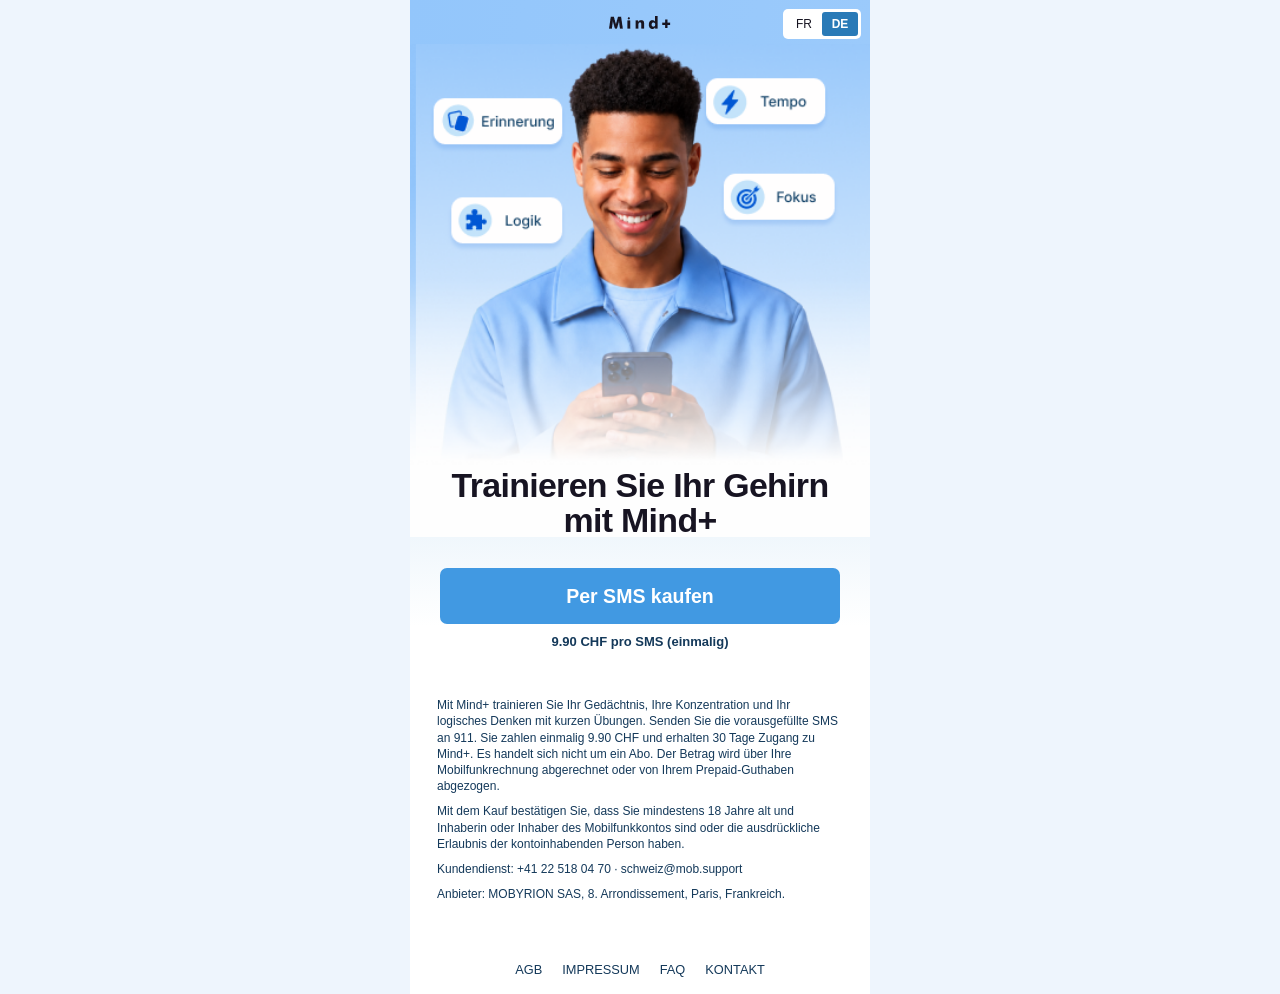
<file: index.html>
<!doctype html>
<html lang="de-CH">
<head>
  <meta charset="utf-8">
  <meta name="viewport" content="width=device-width, initial-scale=1">
  <meta name="theme-color" content="#96c7fa">
  <title>Trainieren Sie Ihr Gehirn mit Mind+ · Mind+</title>
  <link rel="icon" href="logo.png" type="image/png">
  <link rel="stylesheet" href="styles.css">
</head>
<body>
  <div class="site">
    <header class="site-header">
      <a class="brand" href="index.html"><img src="logo.png" width="62" height="13" alt="Mind+"></a>
      <nav class="languages" aria-label="Sprache"><a href="index-fr.html" hreflang="fr-CH" lang="fr">FR</a><a href="index.html" hreflang="de-CH" lang="de" aria-current="page">DE</a></nav>
    </header>
    <main>
      <div class="hero-art">
        <img src="hero-de.png" width="390" height="900" alt="Ein Mann mit einem Smartphone. Erinnerung, Tempo, Logik und Fokus." fetchpriority="high">
      </div>
      <h1 class="headline">Trainieren Sie Ihr Gehirn mit Mind+</h1>
      <div class="offer">
        <a class="cta" href="https://mindp.co/KdQE" aria-describedby="price">Per SMS kaufen</a>
        <p class="price" id="price">9.90 CHF pro SMS (einmalig)</p>
      </div>
      <div class="disclaimer">
        <p>Mit Mind+ trainieren Sie Ihr Gedächtnis, Ihre Konzentration und Ihr logisches Denken mit kurzen Übungen. Senden Sie die vorausgefüllte SMS an 911. Sie zahlen einmalig 9.90 CHF und erhalten 30 Tage Zugang zu Mind+. Es handelt sich nicht um ein Abo. Der Betrag wird über Ihre Mobilfunkrechnung abgerechnet oder von Ihrem Prepaid-Guthaben abgezogen.</p>
        <p>Mit dem Kauf bestätigen Sie, dass Sie mindestens 18 Jahre alt und Inhaberin oder Inhaber des Mobilfunkkontos sind oder die ausdrückliche Erlaubnis der kontoinhabenden Person haben.</p>
        <p>Kundendienst: <a href="tel:+41225180470">+41 22 518 04 70</a> · <a href="mailto:schweiz@mob.support">schweiz@mob.support</a></p>
        <p>Anbieter: MOBYRION SAS, 8. Arrondissement, Paris, Frankreich.</p>
      </div>
    </main>
    <footer class="site-footer">
      <nav aria-label="Weitere Informationen"><a href="https://pwintegrations.github.io/mind-plus/terms.html">AGB</a><a href="impressum.html">Impressum</a><a href="faq.html">FAQ</a><a href="kontakt.html">Kontakt</a></nav>
    </footer>
  </div>
</body>
</html>
</file>
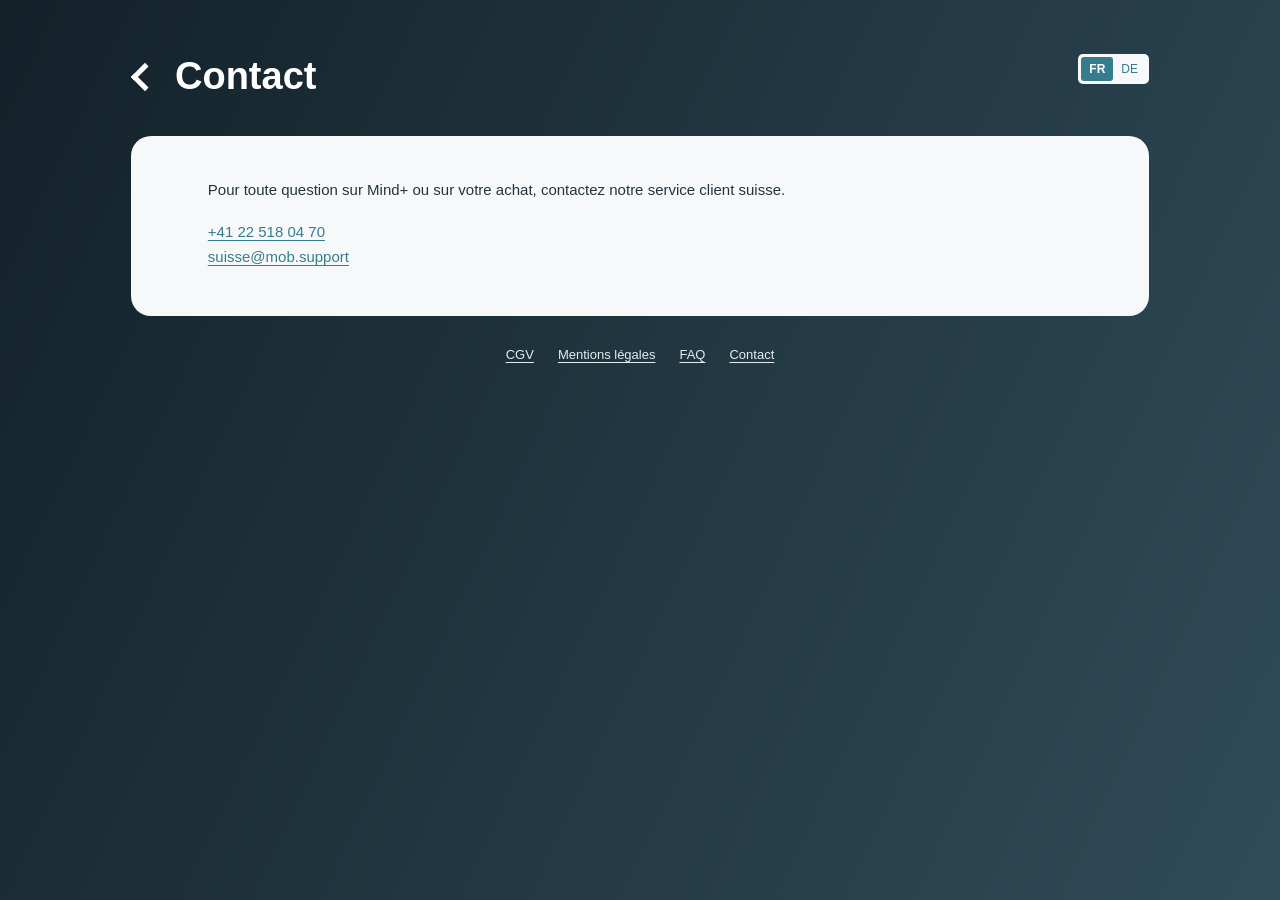
<file: contact-fr.html>
<!doctype html>
<html lang="fr-CH">
<head>
  <meta charset="utf-8">
  <meta name="viewport" content="width=device-width, initial-scale=1">
  <meta name="theme-color" content="#17272f">
  <title>Contact · Mind+</title>
  <link rel="icon" href="logo.png" type="image/png">
  <link rel="stylesheet" href="legal.css">
</head>
<body>
  <div class="legal-page">
    <header class="legal-header">
      <a class="legal-back" href="index-fr.html" aria-label="Retour à l’accueil"><span class="chevron" aria-hidden="true"></span><h1>Contact</h1></a>
      <nav class="legal-languages" aria-label="Langue"><a href="contact-fr.html" hreflang="fr-CH" lang="fr" aria-current="page">FR</a><a href="kontakt.html" hreflang="de-CH" lang="de">DE</a></nav>
    </header>
    <main class="legal-card">
      <p>Pour toute question sur Mind+ ou sur votre achat, contactez notre service client suisse.</p>
      <p><a href="tel:+41225180470">+41 22 518 04 70</a><br><a href="mailto:suisse@mob.support">suisse@mob.support</a></p>
    </main>
    <footer class="legal-footer" aria-label="Informations complémentaires">
      <a href="https://pwintegrations.github.io/mind-plus/terms.html">CGV</a><a href="mentions-legales.html">Mentions légales</a><a href="faq-fr.html">FAQ</a><a href="contact-fr.html" aria-current="page">Contact</a>
    </footer>
  </div>
</body>
</html>
</file>
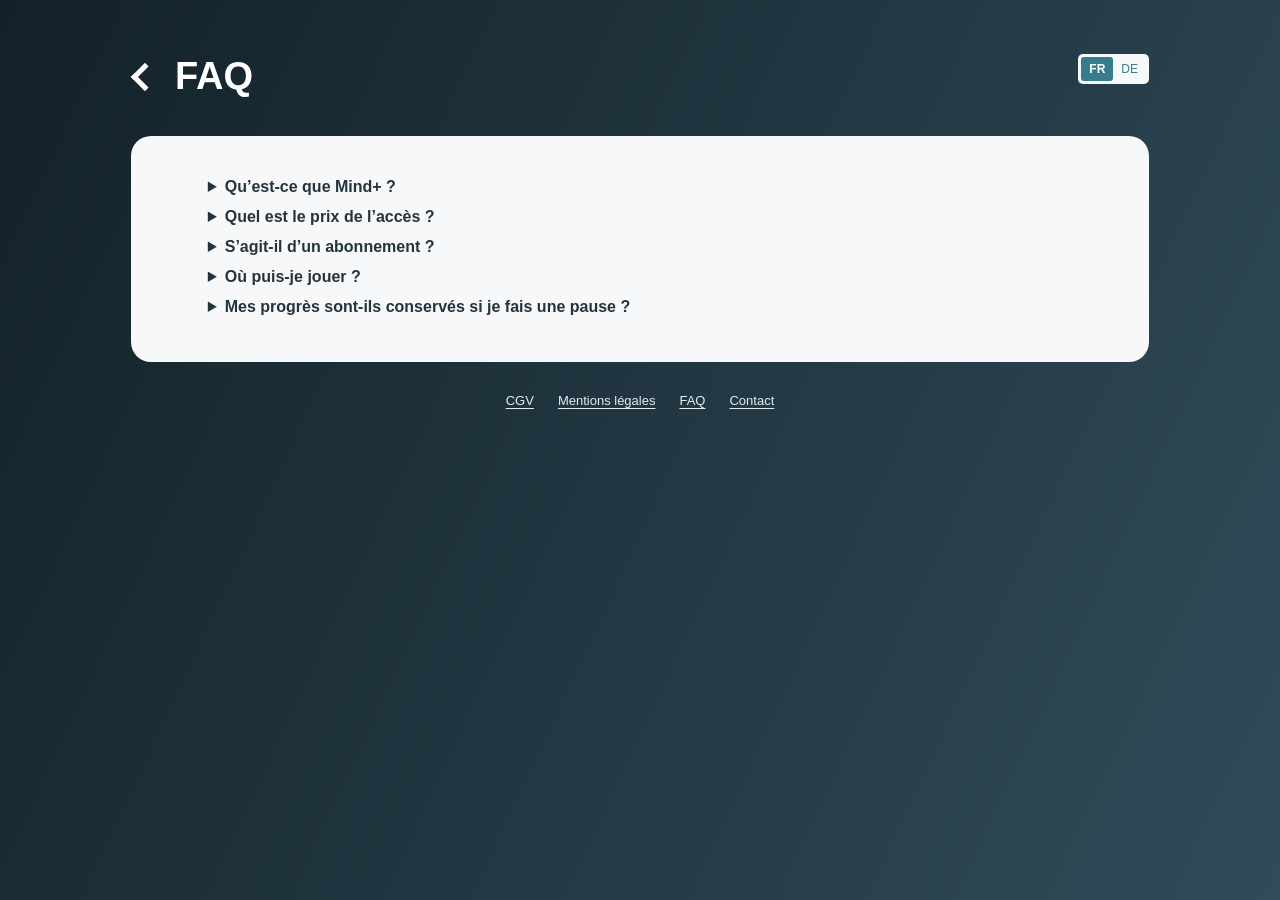
<file: faq-fr.html>
<!doctype html>
<html lang="fr-CH">
<head>
  <meta charset="utf-8">
  <meta name="viewport" content="width=device-width, initial-scale=1">
  <meta name="theme-color" content="#17272f">
  <title>FAQ · Mind+</title>
  <link rel="icon" href="logo.png" type="image/png">
  <link rel="stylesheet" href="legal.css">
</head>
<body>
  <div class="legal-page">
    <header class="legal-header">
      <a class="legal-back" href="index-fr.html" aria-label="Retour à l’accueil"><span class="chevron" aria-hidden="true"></span><h1>FAQ</h1></a>
      <nav class="legal-languages" aria-label="Langue"><a href="faq-fr.html" hreflang="fr-CH" lang="fr" aria-current="page">FR</a><a href="faq.html" hreflang="de-CH" lang="de">DE</a></nav>
    </header>
    <main class="legal-card">
      <details><summary>Qu’est-ce que Mind+ ?</summary><p>Avec Mind+, entraînez votre mémoire, votre concentration et votre logique grâce à des exercices courts.</p></details>
      <details><summary>Quel est le prix de l’accès ?</summary><p>Le SMS au 911 coûte 9,90 CHF et vous donne 30 jours d’accès à Mind+. Le montant est porté sur votre facture mobile ou déduit de votre crédit prépayé.</p></details>
      <details><summary>S’agit-il d’un abonnement ?</summary><p>Cet achat est un paiement unique. L’accès prend fin après 30 jours et ne se renouvelle pas automatiquement.</p></details>
      <details><summary>Où puis-je jouer ?</summary><p>Après votre achat, ouvrez la page d’accueil de Mind+ et lancez un jeu. Le menu principal vous permet de parcourir le catalogue par titre ou par catégorie.</p></details>
      <details><summary>Mes progrès sont-ils conservés si je fais une pause ?</summary><p>Oui. Vos progrès sont conservés pendant vos 30 jours d’accès. Vos résultats se mettent à jour lorsque vous reprenez les jeux.</p></details>
    </main>
    <footer class="legal-footer" aria-label="Informations complémentaires">
      <a href="https://pwintegrations.github.io/mind-plus/terms.html">CGV</a><a href="mentions-legales.html">Mentions légales</a><a href="faq-fr.html" aria-current="page">FAQ</a><a href="contact-fr.html">Contact</a>
    </footer>
  </div>
</body>
</html>
</file>
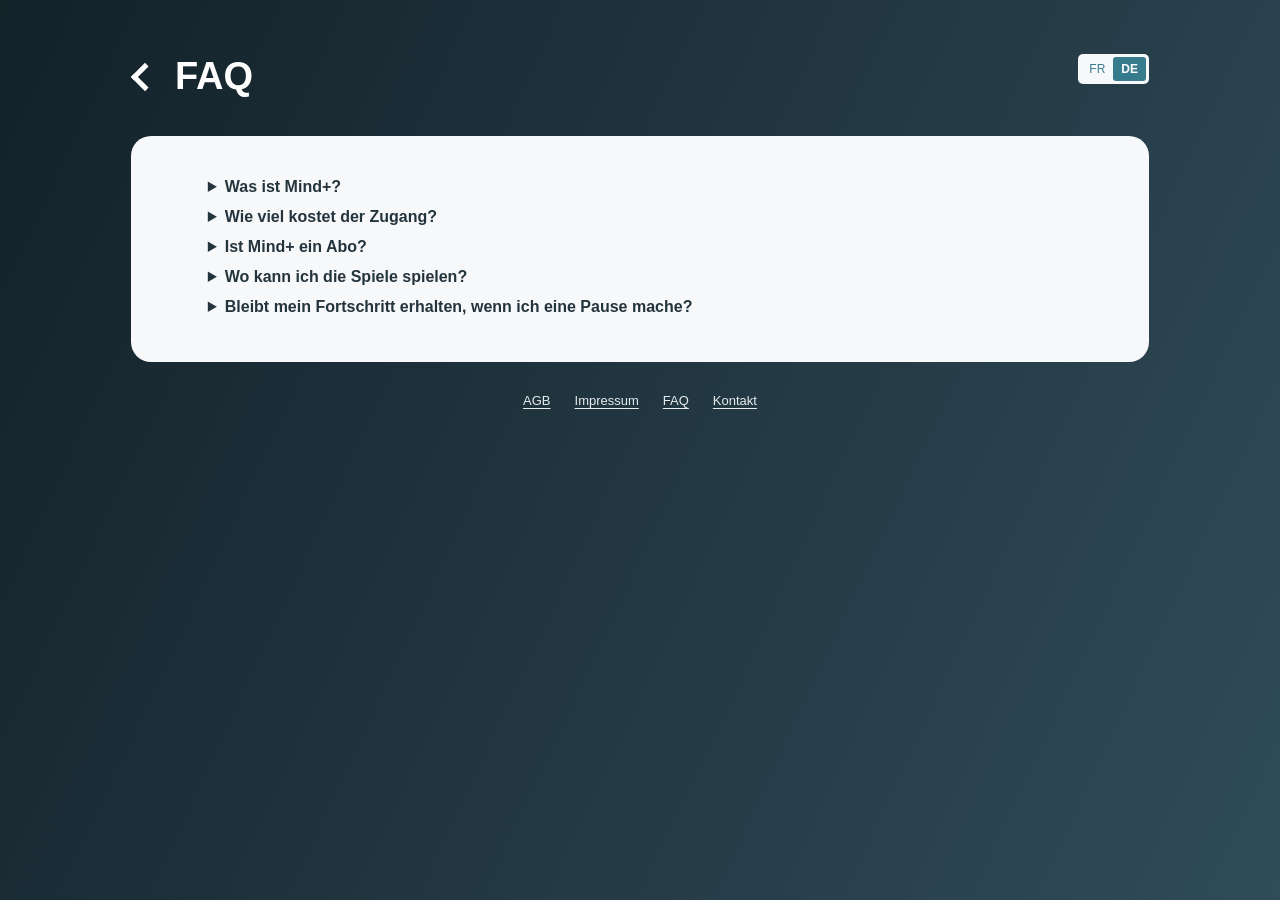
<file: faq.html>
<!doctype html>
<html lang="de-CH">
<head>
  <meta charset="utf-8">
  <meta name="viewport" content="width=device-width, initial-scale=1">
  <meta name="theme-color" content="#17272f">
  <title>FAQ · Mind+</title>
  <link rel="icon" href="logo.png" type="image/png">
  <link rel="stylesheet" href="legal.css">
</head>
<body>
  <div class="legal-page">
    <header class="legal-header">
      <a class="legal-back" href="index.html" aria-label="Zurück zur Startseite"><span class="chevron" aria-hidden="true"></span><h1>FAQ</h1></a>
      <nav class="legal-languages" aria-label="Sprache"><a href="faq-fr.html" hreflang="fr-CH" lang="fr">FR</a><a href="faq.html" hreflang="de-CH" lang="de" aria-current="page">DE</a></nav>
    </header>
    <main class="legal-card">
      <details><summary>Was ist Mind+?</summary><p>Mit Mind+ trainieren Sie Ihr Gedächtnis, Ihre Konzentration und Ihr logisches Denken mit kurzen Übungen.</p></details>
      <details><summary>Wie viel kostet der Zugang?</summary><p>Die SMS an 911 kostet einmalig 9.90 CHF und gewährt Ihnen 30 Tage Zugang zu Mind+. Der Betrag wird über Ihre Mobilfunkrechnung abgerechnet oder von Ihrem Prepaid-Guthaben abgezogen.</p></details>
      <details><summary>Ist Mind+ ein Abo?</summary><p>Dieser Kauf ist eine Einmalzahlung. Der Zugang endet nach 30 Tagen und verlängert sich nicht automatisch.</p></details>
      <details><summary>Wo kann ich die Spiele spielen?</summary><p>Öffnen Sie nach dem Kauf die Mind+ Startseite und starten Sie ein Spiel. Im Hauptmenü können Sie den Katalog nach Titel oder Kategorie durchsuchen.</p></details>
      <details><summary>Bleibt mein Fortschritt erhalten, wenn ich eine Pause mache?</summary><p>Ja. Während Ihres 30-tägigen Zugangs bleibt Ihr bisheriger Fortschritt erhalten. Wenn Sie weiterspielen, werden Ihre Ergebnisse aktualisiert.</p></details>
    </main>
    <footer class="legal-footer" aria-label="Weitere Informationen">
      <a href="https://pwintegrations.github.io/mind-plus/terms.html">AGB</a><a href="impressum.html">Impressum</a><a href="faq.html" aria-current="page">FAQ</a><a href="kontakt.html">Kontakt</a>
    </footer>
  </div>
</body>
</html>
</file>
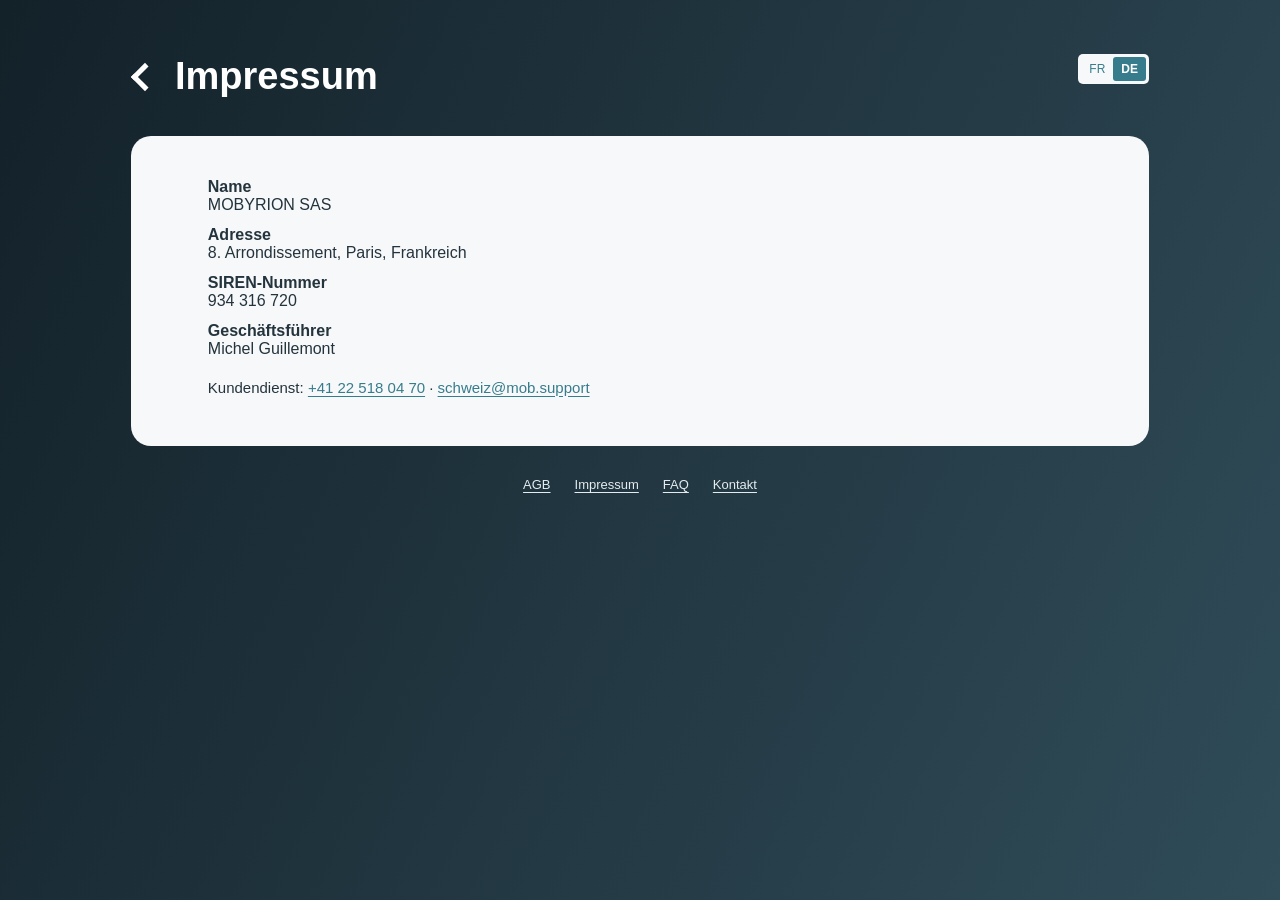
<file: impressum.html>
<!doctype html>
<html lang="de-CH">
<head>
  <meta charset="utf-8">
  <meta name="viewport" content="width=device-width, initial-scale=1">
  <meta name="theme-color" content="#17272f">
  <title>Impressum · Mind+</title>
  <link rel="icon" href="logo.png" type="image/png">
  <link rel="stylesheet" href="legal.css">
</head>
<body>
  <div class="legal-page">
    <header class="legal-header">
      <a class="legal-back" href="index.html" aria-label="Zurück zur Startseite"><span class="chevron" aria-hidden="true"></span><h1>Impressum</h1></a>
      <nav class="legal-languages" aria-label="Sprache"><a href="mentions-legales.html" hreflang="fr-CH" lang="fr">FR</a><a href="impressum.html" hreflang="de-CH" lang="de" aria-current="page">DE</a></nav>
    </header>
    <main class="legal-card">
      <dl class="details">
        <div><dt>Name</dt><dd>MOBYRION SAS</dd></div>
        <div><dt>Adresse</dt><dd>8. Arrondissement, Paris, Frankreich</dd></div>
        <div><dt>SIREN-Nummer</dt><dd>934 316 720</dd></div>
        <div><dt>Geschäftsführer</dt><dd>Michel Guillemont</dd></div>
      </dl>
      <p>Kundendienst: <a href="tel:+41225180470">+41 22 518 04 70</a> · <a href="mailto:schweiz@mob.support">schweiz@mob.support</a></p>
    </main>
    <footer class="legal-footer" aria-label="Weitere Informationen">
      <a href="https://pwintegrations.github.io/mind-plus/terms.html">AGB</a><a href="impressum.html" aria-current="page">Impressum</a><a href="faq.html">FAQ</a><a href="kontakt.html">Kontakt</a>
    </footer>
  </div>
</body>
</html>
</file>
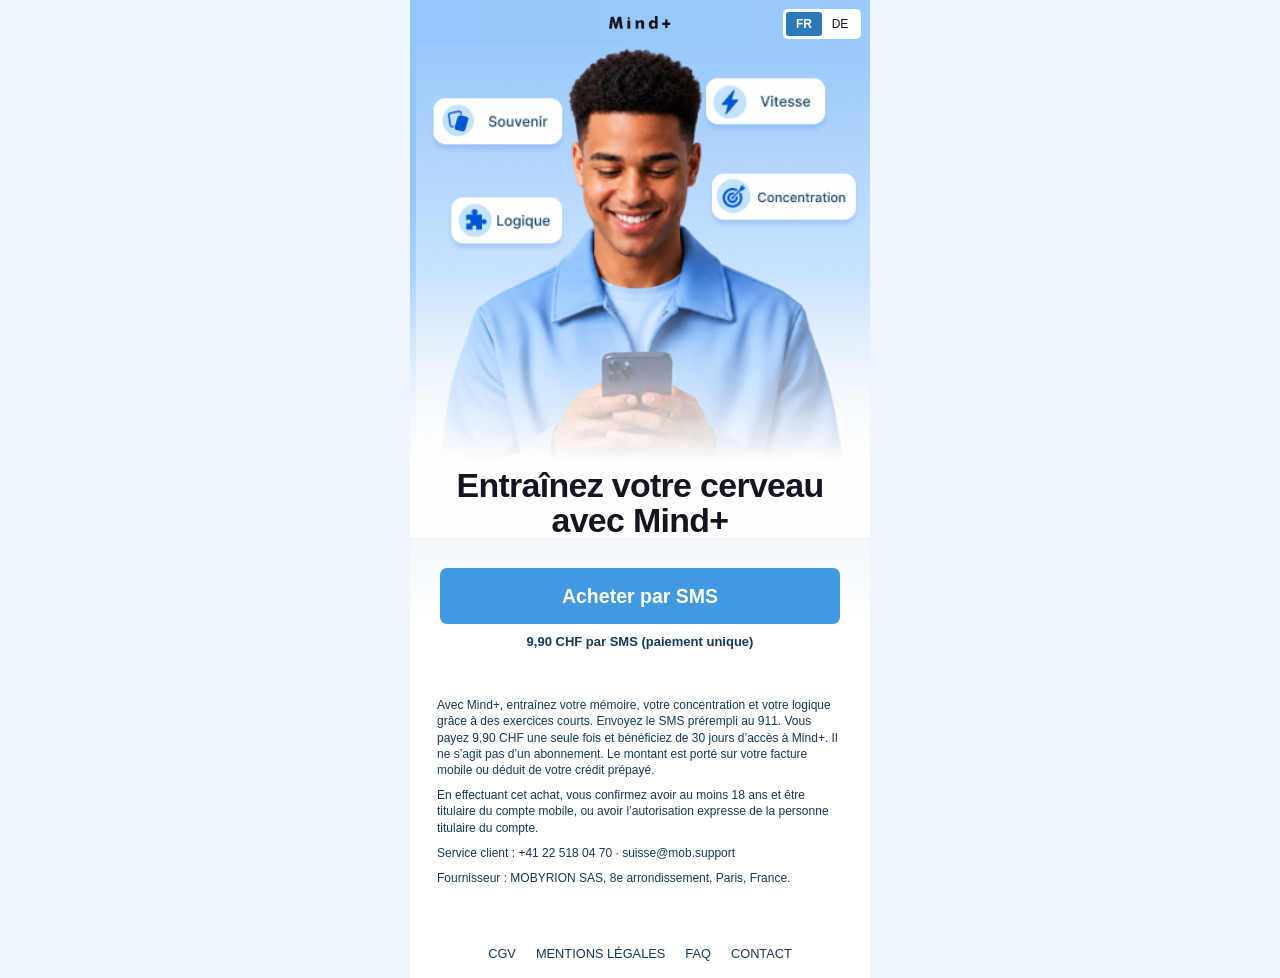
<file: index-fr.html>
<!doctype html>
<html lang="fr-CH">
<head>
  <meta charset="utf-8">
  <meta name="viewport" content="width=device-width, initial-scale=1">
  <meta name="theme-color" content="#96c7fa">
  <title>Entraînez votre cerveau avec Mind+ · Mind+</title>
  <link rel="icon" href="logo.png" type="image/png">
  <link rel="stylesheet" href="styles.css">
</head>
<body>
  <div class="site">
    <header class="site-header">
      <a class="brand" href="index-fr.html"><img src="logo.png" width="62" height="13" alt="Mind+"></a>
      <nav class="languages" aria-label="Langue"><a href="index-fr.html" hreflang="fr-CH" lang="fr" aria-current="page">FR</a><a href="index.html" hreflang="de-CH" lang="de">DE</a></nav>
    </header>
    <main>
      <div class="hero-art">
        <img src="hero-fr.png" width="390" height="900" alt="Un homme utilise son téléphone. Mémoire, vitesse, logique et concentration." fetchpriority="high">
      </div>
      <h1 class="headline">Entraînez votre cerveau avec Mind+</h1>
      <div class="offer">
        <a class="cta" href="https://mindp.co/KdQE" aria-describedby="price">Acheter par SMS</a>
        <p class="price" id="price">9,90 CHF par SMS (paiement unique)</p>
      </div>
      <div class="disclaimer">
        <p>Avec Mind+, entraînez votre mémoire, votre concentration et votre logique grâce à des exercices courts. Envoyez le SMS prérempli au 911. Vous payez 9,90 CHF une seule fois et bénéficiez de 30 jours d’accès à Mind+. Il ne s’agit pas d’un abonnement. Le montant est porté sur votre facture mobile ou déduit de votre crédit prépayé.</p>
        <p>En effectuant cet achat, vous confirmez avoir au moins 18 ans et être titulaire du compte mobile, ou avoir l’autorisation expresse de la personne titulaire du compte.</p>
        <p>Service client : <a href="tel:+41225180470">+41 22 518 04 70</a> · <a href="mailto:suisse@mob.support">suisse@mob.support</a></p>
        <p>Fournisseur : MOBYRION SAS, 8e arrondissement, Paris, France.</p>
      </div>
    </main>
    <footer class="site-footer">
      <nav aria-label="Informations complémentaires"><a href="https://pwintegrations.github.io/mind-plus/terms.html">CGV</a><a href="mentions-legales.html">Mentions légales</a><a href="faq-fr.html">FAQ</a><a href="contact-fr.html">Contact</a></nav>
    </footer>
  </div>
</body>
</html>
</file>
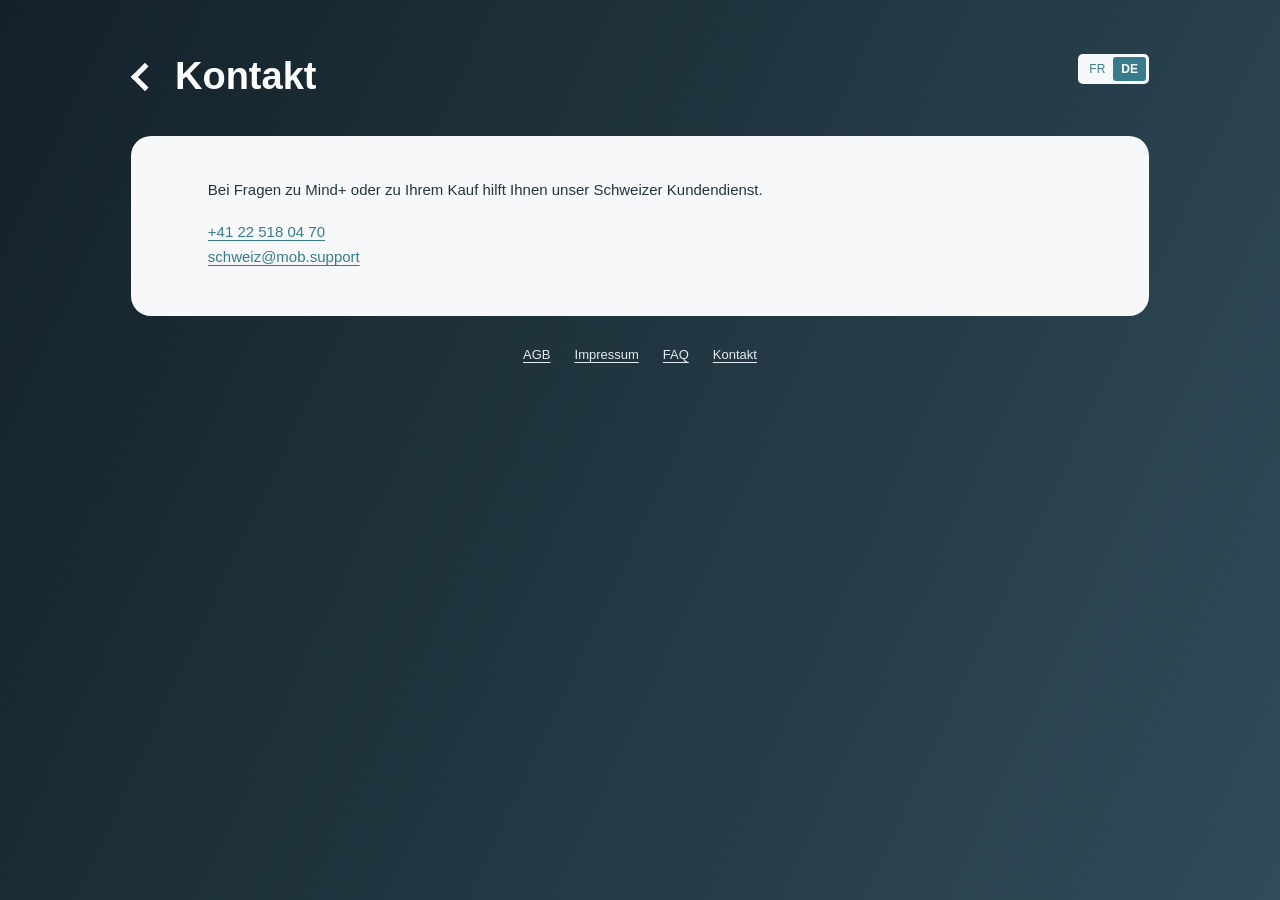
<file: kontakt.html>
<!doctype html>
<html lang="de-CH">
<head>
  <meta charset="utf-8">
  <meta name="viewport" content="width=device-width, initial-scale=1">
  <meta name="theme-color" content="#17272f">
  <title>Kontakt · Mind+</title>
  <link rel="icon" href="logo.png" type="image/png">
  <link rel="stylesheet" href="legal.css">
</head>
<body>
  <div class="legal-page">
    <header class="legal-header">
      <a class="legal-back" href="index.html" aria-label="Zurück zur Startseite"><span class="chevron" aria-hidden="true"></span><h1>Kontakt</h1></a>
      <nav class="legal-languages" aria-label="Sprache"><a href="contact-fr.html" hreflang="fr-CH" lang="fr">FR</a><a href="kontakt.html" hreflang="de-CH" lang="de" aria-current="page">DE</a></nav>
    </header>
    <main class="legal-card">
      <p>Bei Fragen zu Mind+ oder zu Ihrem Kauf hilft Ihnen unser Schweizer Kundendienst.</p>
      <p><a href="tel:+41225180470">+41 22 518 04 70</a><br><a href="mailto:schweiz@mob.support">schweiz@mob.support</a></p>
    </main>
    <footer class="legal-footer" aria-label="Weitere Informationen">
      <a href="https://pwintegrations.github.io/mind-plus/terms.html">AGB</a><a href="impressum.html">Impressum</a><a href="faq.html">FAQ</a><a href="kontakt.html" aria-current="page">Kontakt</a>
    </footer>
  </div>
</body>
</html>
</file>
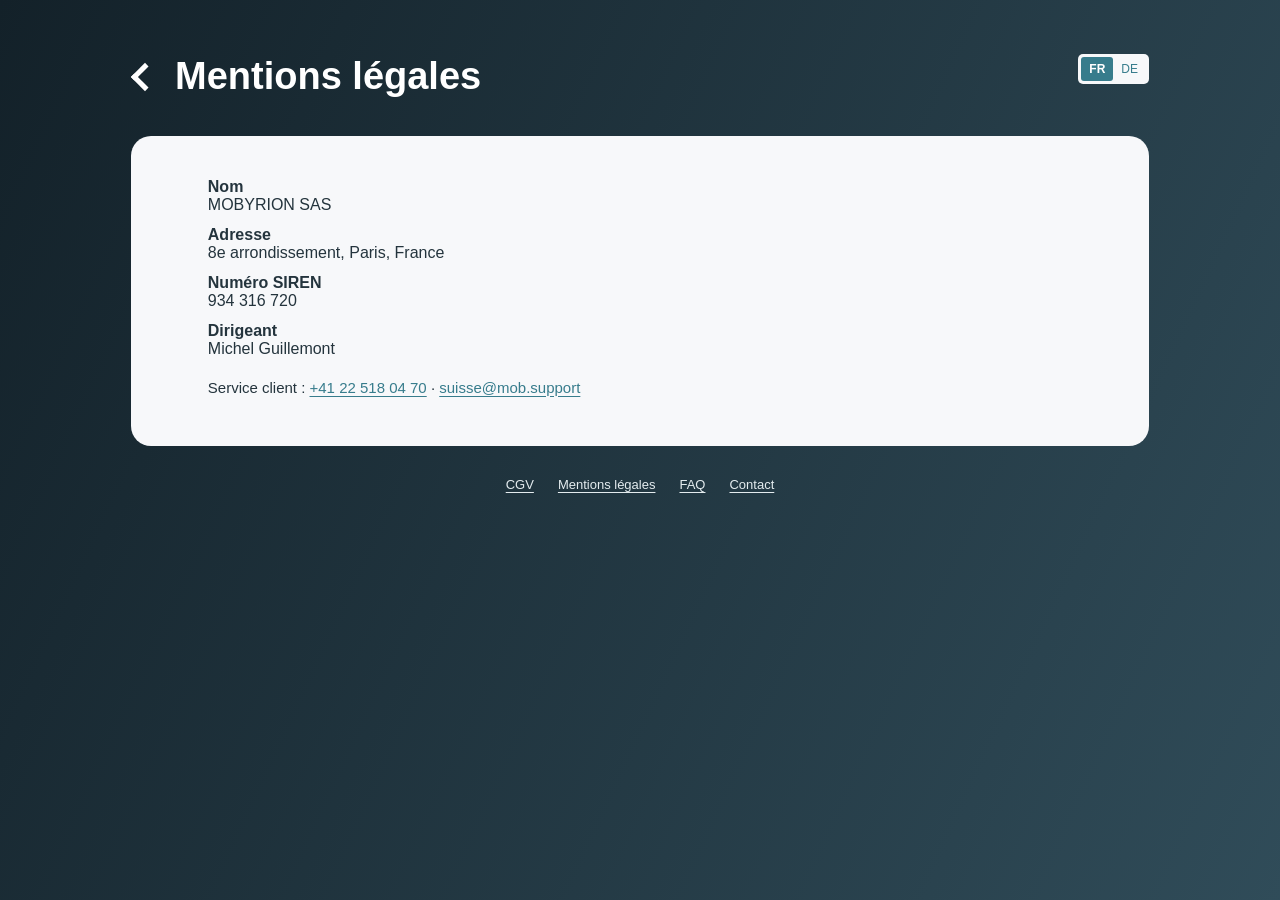
<file: mentions-legales.html>
<!doctype html>
<html lang="fr-CH">
<head>
  <meta charset="utf-8">
  <meta name="viewport" content="width=device-width, initial-scale=1">
  <meta name="theme-color" content="#17272f">
  <title>Mentions légales · Mind+</title>
  <link rel="icon" href="logo.png" type="image/png">
  <link rel="stylesheet" href="legal.css">
</head>
<body>
  <div class="legal-page">
    <header class="legal-header">
      <a class="legal-back" href="index-fr.html" aria-label="Retour à l’accueil"><span class="chevron" aria-hidden="true"></span><h1>Mentions légales</h1></a>
      <nav class="legal-languages" aria-label="Langue"><a href="mentions-legales.html" hreflang="fr-CH" lang="fr" aria-current="page">FR</a><a href="impressum.html" hreflang="de-CH" lang="de">DE</a></nav>
    </header>
    <main class="legal-card">
      <dl class="details">
        <div><dt>Nom</dt><dd>MOBYRION SAS</dd></div>
        <div><dt>Adresse</dt><dd>8e arrondissement, Paris, France</dd></div>
        <div><dt>Numéro SIREN</dt><dd>934 316 720</dd></div>
        <div><dt>Dirigeant</dt><dd>Michel Guillemont</dd></div>
      </dl>
      <p>Service client : <a href="tel:+41225180470">+41 22 518 04 70</a> · <a href="mailto:suisse@mob.support">suisse@mob.support</a></p>
    </main>
    <footer class="legal-footer" aria-label="Informations complémentaires">
      <a href="https://pwintegrations.github.io/mind-plus/terms.html">CGV</a><a href="mentions-legales.html" aria-current="page">Mentions légales</a><a href="faq-fr.html">FAQ</a><a href="contact-fr.html">Contact</a>
    </footer>
  </div>
</body>
</html>
</file>
<file: styles.css>
* { box-sizing: border-box; }
:root {
  color: #14395a;
  background: #eef5fd;
  font-family: Inter, Arial, sans-serif;
}
body { margin: 0; }
a { color: inherit; text-underline-offset: .18em; }
a:focus-visible, summary:focus-visible { outline: 2px solid #165b96; outline-offset: 3px; }
.site {
  max-width: 460px;
  min-height: 100svh;
  display: flex;
  flex-direction: column;
  margin-inline: auto;
  background: #fff;
}
.site-header {
  position: relative;
  display: grid;
  place-items: center;
  min-height: 44px;
  background: linear-gradient(100deg, #93c6fb, #9bcafb);
}
.brand { display: inline-flex; align-items: center; padding: 12px; }
.brand img { display: block; }
.languages {
  position: absolute;
  right: 9px;
  top: 9px;
  display: flex;
  padding: 3px;
  border-radius: 5px;
  background: #fff;
  color: #151320;
  font-size: .75rem;
}
.languages a {
  min-width: 36px;
  padding: 5px 6px;
  border-radius: 3px;
  text-align: center;
  text-decoration: none;
}
.languages [aria-current="page"] { background: #297ab7; color: #fff; font-weight: 700; }
.hero-art {
  position: relative;
  aspect-ratio: 390 / 357;
  overflow: hidden;
  background: #9ecbfa;
}
.hero-art img { position: absolute; top: -12.325%; width: 100%; height: auto; display: block; }
.headline {
  margin: 0;
  padding: 3px clamp(18px, 6vw, 28px) 0;
  color: #171422;
  background: #fefefe;
  font-size: clamp(1.65rem, 8.45vw, 2.12rem);
  font-weight: 800;
  line-height: 1.02;
  letter-spacing: -.02em;
  text-align: center;
}
.offer {
  padding: 31px clamp(22px, 7.7vw, 30px) 0;
  text-align: center;
  background: linear-gradient(#f0f7fc, #fff 80%);
}
.cta {
  display: grid;
  place-items: center;
  min-height: 56px;
  padding: 12px;
  border-radius: 7px;
  background: #4199e2;
  color: #fff;
  font-size: 1.22rem;
  font-weight: 700;
  text-decoration: none;
  animation: cta-pulse 2.4s ease-in-out 3;
}
.cta:hover { background: #3188ca; }
@keyframes cta-pulse { 50% { box-shadow: 0 0 0 5px rgb(65 153 226 / 16%); } }
.price { margin: 10px 0 0; font-size: .8125rem; font-weight: 600; }
.disclaimer {
  margin: 48px auto 0;
  padding-inline: clamp(20px, 6.9vw, 27px);
  font-size: .75rem;
  line-height: 1.35;
  overflow-wrap: anywhere;
}
.disclaimer p { margin: 0 0 9px; }
.disclaimer a { text-decoration: none; }
.disclaimer a:hover { text-decoration: underline; }
.site-footer { margin-top: auto; padding: 46px 20px 12px; }
.site-footer nav { display: flex; justify-content: center; flex-wrap: wrap; gap: 10px 20px; }
.site-footer a {
  padding-block: 5px;
  text-decoration: none;
  text-transform: uppercase;
  font-size: .8rem;
}
.site-footer a:hover, .site-footer a[aria-current="page"] { text-decoration: underline; }
@media (prefers-reduced-motion: reduce) { .cta { animation: none; } }
</file>
<file: legal.css>
:root { color-scheme: light; font-family: "Century Gothic", "Trebuchet MS", Arial, sans-serif; color: #24343d; background: #17272f; font-synthesis: none; }
* { box-sizing: border-box; }
body { margin: 0; min-width: 280px; min-height: 100svh; background: linear-gradient(115deg, #132129, #304c59); }
a { color: #377c8c; text-underline-offset: 3px; }
:focus-visible { outline: 3px solid #4eb4cc; outline-offset: 4px; }
.legal-page { width: min(100% - 40px, 1018px); margin: 0 auto; padding: 24px 0 30px; }
.legal-header { display: flex; align-items: center; gap: 12px; margin: 0 0 24px; }
.legal-back { display: flex; align-items: center; gap: 12px; color: #fff; text-decoration: none; }
.chevron { width: 15px; height: 15px; border-left: 5px solid currentColor; border-bottom: 5px solid currentColor; transform: rotate(45deg); flex: 0 0 auto; }
.legal-header h1 { margin: 0; color: #fff; font-size: clamp(24px, 5.5vw, 38px); line-height: 1.2; font-weight: 600; }
.legal-card { padding: 18px 17px 24px; border-radius: 18px; background: #f7f8fa; overflow-wrap: anywhere; }
.legal-card h2 { margin: 28px 0 21px; color: #407789; font-size: 17px; line-height: 1.4; font-weight: 400; }
.legal-card h3 { margin: 20px 0 12px; color: #407789; font-size: 15px; font-weight: 400; }
.legal-card p, .legal-card li, .legal-card address { margin: 0 0 18px; font-size: 14px; line-height: 1.65; font-style: normal; }
.legal-card ul { padding-left: 23px; margin: 0 0 20px; }
.legal-card li { margin-bottom: 10px; }
.legal-card > :last-child { margin-bottom: 0; }
.legal-footer { display: flex; flex-wrap: wrap; justify-content: center; gap: 12px 24px; padding: 28px 0 0; color: #e4ecef; }
.legal-footer a { color: inherit; font-size: 12px; line-height: 22px; }
a:hover { color: #66b9ce; }
@media (min-width: 768px) {
  .legal-page { width: min(100% - 80px, 1018px); padding: 54px 0 40px; }
  .legal-header { gap: 20px; margin-bottom: 36px; }
  .legal-back { gap: 20px; }
  .chevron { width: 20px; height: 20px; }
  .legal-card { padding: 42px clamp(32px, 6vw, 94px) 46px; border-radius: 20px; }
  .legal-card p, .legal-card li, .legal-card address { font-size: 15px; line-height: 1.65; }
  .legal-card h2 { font-size: 20px; margin: 32px 0 22px; }
  .legal-card h3 { font-size: 18px; }
  .legal-footer a { font-size: 13px; }
}

.legal-header { justify-content: space-between; align-items: flex-start; }
.legal-back { min-width: 0; padding-left: 4px; }
.legal-languages {
  display: flex;
  flex: 0 0 auto;
  padding: 3px;
  border-radius: 5px;
  background: #f7f8fa;
}
.legal-languages a {
  padding: 5px 8px;
  border-radius: 3px;
  text-decoration: none;
  font-size: 12px;
}
.legal-languages [aria-current="page"] { color: #fff; background: #377c8c; font-weight: 700; }
.legal-card dl { margin: 0 0 18px; }
.legal-card dl div + div { margin-top: 12px; }
.legal-card dt, .legal-card summary { font-weight: 600; }
.legal-card dd { margin: 0; }
.legal-card details + details { margin-top: 12px; }
.legal-card summary { cursor: pointer; }
.legal-card details p { margin: 8px 0 0; }
</file>
